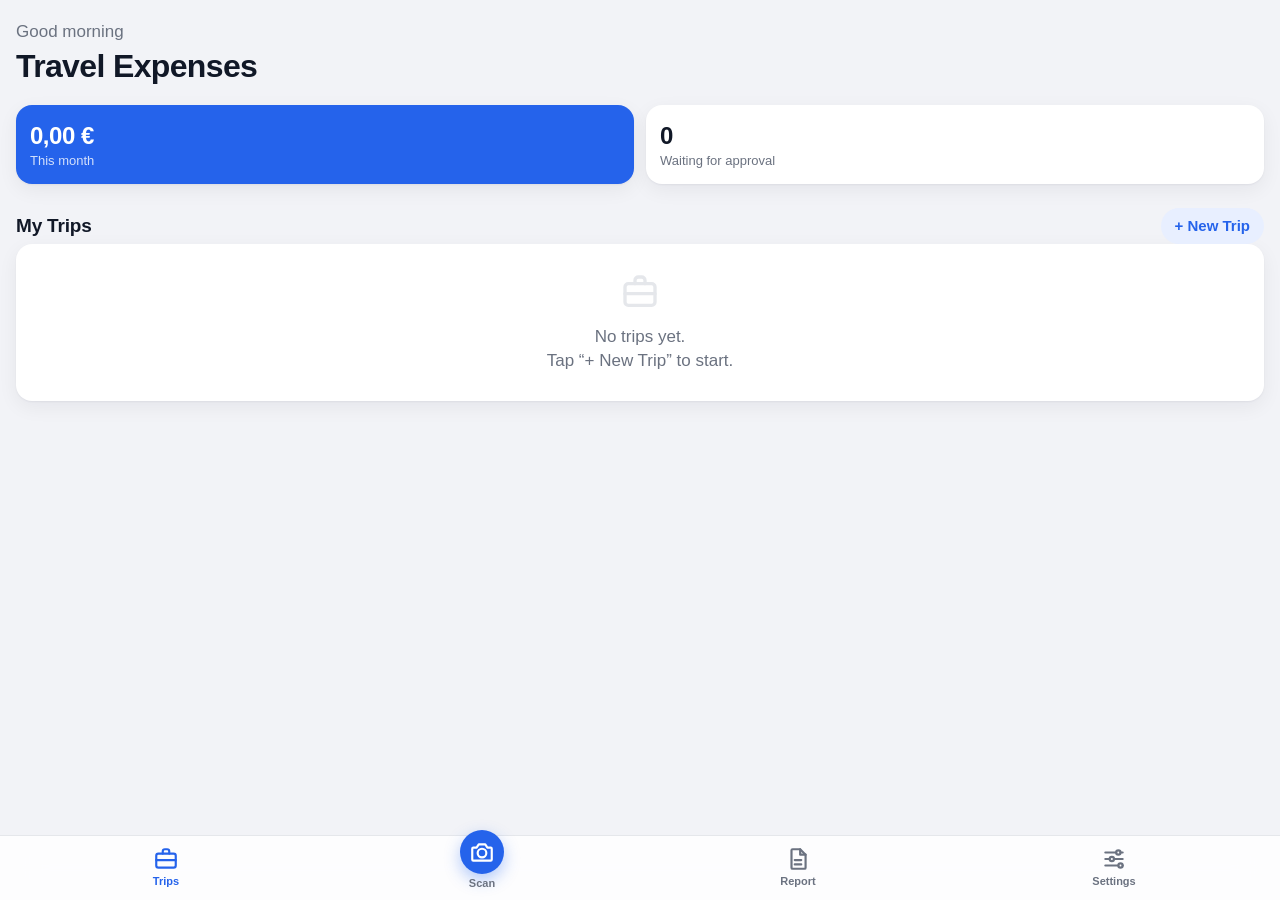
<file: index.html>
<!DOCTYPE html>
<!-- Diese Zeile sagt dem Browser: Das hier ist eine moderne HTML-Seite. -->

<!-- lang="en" sagt dem iPhone, dass die Seite englisch ist. -->
<html lang="en">

  <!-- Der head enthält Infos ÜBER die Seite. Man sieht davon nichts direkt. -->
  <head>
    <!-- Zeichensatz, damit Umlaute wie ä und ö richtig erscheinen. -->
    <meta charset="utf-8">

    <!-- Wichtig fürs Handy: Die Seite soll so breit sein wie der Bildschirm. -->
    <meta name="viewport" content="width=device-width, initial-scale=1, viewport-fit=cover">

    <!-- Sagt dem iPhone: Diese Seite kann hell und dunkel. -->
    <meta name="color-scheme" content="light dark">

    <!-- Der Name, der oben im Browser-Tab steht. -->
    <title>Travel Expenses</title>

    <!-- Hier holen wir das Aussehen aus der Datei style.css dazu. -->
    <link rel="stylesheet" href="style.css">

    <!-- App-Daten fürs Installieren: Name, Icon, Farben (siehe manifest.webmanifest). -->
    <link rel="manifest" href="manifest.webmanifest">
    <!-- Das iPhone nimmt für den Homescreen dieses Icon. -->
    <link rel="apple-touch-icon" href="icons/icon-180.png">
    <!-- Vom Homescreen aus ohne Safari-Leisten öffnen, wie eine echte App. -->
    <meta name="apple-mobile-web-app-capable" content="yes">
    <meta name="mobile-web-app-capable" content="yes">
    <meta name="apple-mobile-web-app-title" content="Expenses">
    <meta name="apple-mobile-web-app-status-bar-style" content="default">
  </head>

  <!-- Der body ist alles, was man auf dem Bildschirm sieht. -->
  <body>

    <!-- header: der Kopf der Seite mit der Überschrift. -->
    <header>
      <!-- Kleine Begrüßung über der Überschrift. start.js setzt den Namen ein. -->
      <p id="gruss" class="untertitel"></p>
      <h1>Travel Expenses</h1>
    </header>

    <!-- main: der Hauptteil der Seite. -->
    <main>

      <!-- Zwei Kacheln mit Kennzahlen. start.js füllt sie. -->
      <div class="kacheln">
        <a href="abrechnung.html" class="kachel kachel-hervor">
          <span id="kachel-offen" class="kachel-zahl">0,00 €</span>
          <span class="kachel-text">This month</span>
        </a>
        <a href="verlauf.html" class="kachel">
          <span id="kachel-warten" class="kachel-zahl">0</span>
          <span class="kachel-text">Waiting for approval</span>
        </a>
      </div>

      <!-- Abschnitt mit der Liste der Reisen. -->
      <section>
        <!-- Überschrift links, Knopf für eine neue Reise rechts daneben. -->
        <div class="abschnitt-kopf">
          <h2>My Trips</h2>
          <a href="reise-bearbeiten.html" class="kopf-link kopf-link-knopf">+ New Trip</a>
        </div>

        <!-- ul ist eine Liste. start.js füllt sie mit den gespeicherten Reisen. -->
        <!-- Die id ist ein Name, über den wir die Liste finden. -->
        <ul id="reiseliste" class="liste">
          <!-- Platzhalter, solange es keine Reise gibt. -->
          <li class="leer-hinweis">
            <span data-symbol="koffer"></span>
            <div>No trips yet.<br>Tap “+ New Trip” to start.</div>
          </li>
        </ul>
      </section>

      <!-- Belege ohne Reise. Unsichtbar, bis start.js welche findet. -->
      <section id="ohne-reise" hidden>
        <h2>Receipts Without Trip</h2>
        <p class="hinweis">Open a receipt to choose a trip. Receipts without a trip (e.g. fuel) can also be added directly in the report.</p>
        <ul id="belege-ohne-reise" class="liste"></ul>
      </section>

    </main>

    <!-- Scan Receipt und Create Report sind jetzt in der Tab-Leiste unten (navigation.js). -->

    <!-- JavaScript kommt ans Ende, damit die Seite schon da ist, wenn es losläuft. -->
    <script src="fehler.js"></script>
    <script src="offline.js"></script>
    <script src="navigation.js"></script>
    <script src="db.js"></script>
    <script src="format.js"></script>
    <script src="tage.js"></script>
    <script src="pauschale.js"></script>
    <script src="laender.js"></script>
    <script src="kategorien.js"></script>
    <script src="summen.js"></script>
    <script src="belegzeile.js"></script>
    <script src="start.js"></script>
  </body>
</html>
</file>
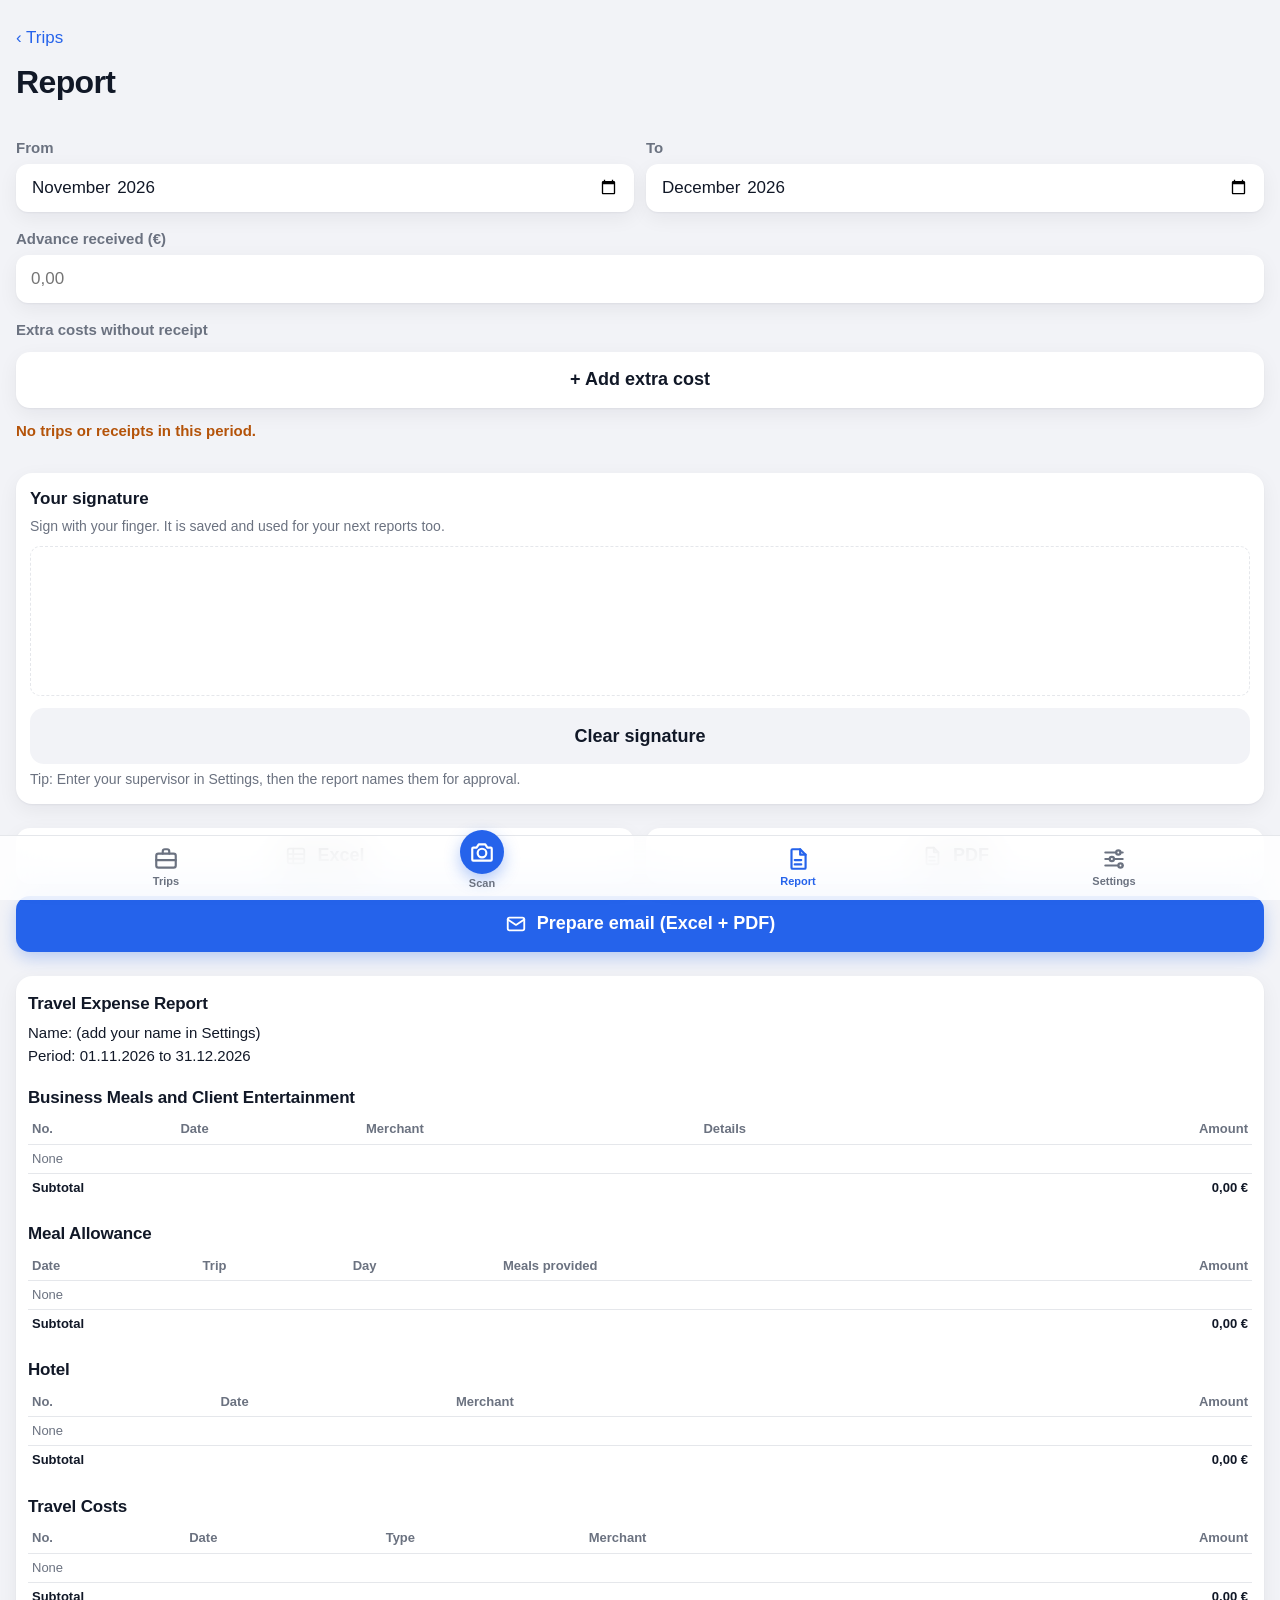
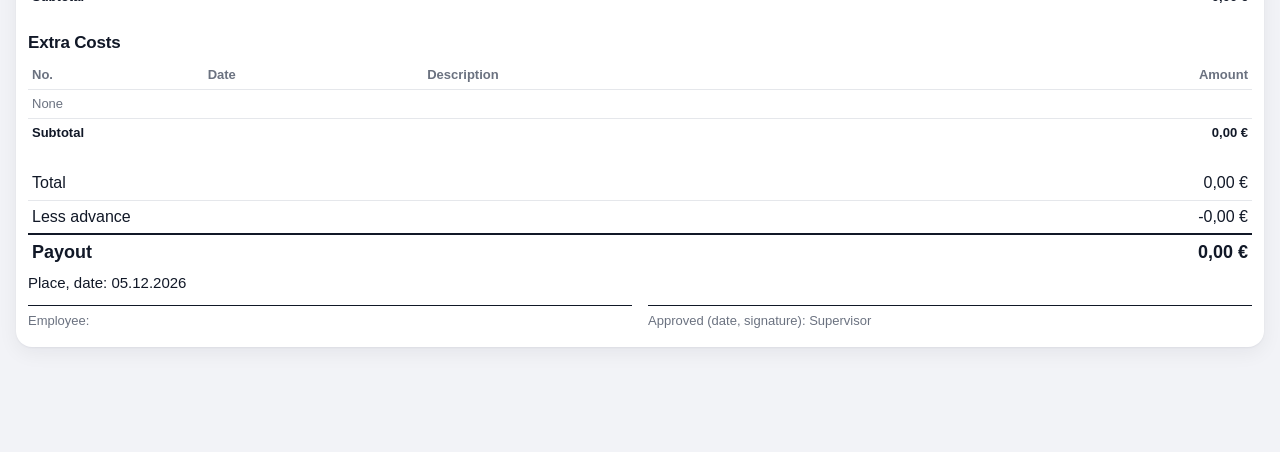
<file: abrechnung.html>
<!DOCTYPE html>
<!-- abrechnung.html: Abrechnung für einen Zeitraum, mit allen Reisen darin. -->
<html lang="en">
  <head>
    <meta charset="utf-8">
    <meta name="viewport" content="width=device-width, initial-scale=1, viewport-fit=cover">
    <meta name="color-scheme" content="light dark">
    <title>Report</title>
    <link rel="stylesheet" href="style.css">
    <link rel="manifest" href="manifest.webmanifest">
    <link rel="apple-touch-icon" href="icons/icon-180.png">
    <meta name="apple-mobile-web-app-capable" content="yes">
    <meta name="mobile-web-app-capable" content="yes">
    <meta name="apple-mobile-web-app-title" content="Expenses">
  </head>

  <body>
    <header>
      <a href="index.html" class="zurueck">‹ Trips</a>
      <h1>Report</h1>
    </header>

    <main>
      <!-- Einstellungen der Abrechnung. Alles wird sofort neu gerechnet. -->
      <form id="formular" class="formular" novalidate>
        <!-- type="month": Das iPhone zeigt eine Auswahl für Monat und Jahr. -->
        <div class="zwei-spalten">
          <div>
            <label for="von">From</label>
            <input id="von" type="month">
          </div>
          <div>
            <label for="bis">To</label>
            <input id="bis" type="month">
          </div>
        </div>

        <label for="vorschuss">Advance received (€)</label>
        <input id="vorschuss" type="text" inputmode="decimal" placeholder="0,00">

        <p class="feld-titel">Extra costs without receipt</p>
        <!-- abrechnung.js baut hier eine Zeile pro Extrakosten (Text + Betrag + Entfernen). -->
        <div id="extra-zeilen"></div>
        <button type="button" id="extra-neu" class="knopf">+ Add extra cost</button>
      </form>

      <!-- Hinweise, z. B. Restaurantbelege ohne Genehmigung. -->
      <div id="hinweise"></div>

      <!-- Belege ohne Reise im Zeitraum, z. B. Tankbelege. Mit Häkchen kommen sie in die Abrechnung. -->
      <section id="ohne-reise-teil" class="gruppe" hidden>
        <p class="gruppe-titel">Receipts without a trip</p>
        <p class="hinweis">These receipts in this period belong to no trip, for example fuel.
          Ticked ones are included in this report.</p>
        <ul id="ohne-reise-liste" class="haken-liste"></ul>
      </section>

      <!-- Deine Unterschrift. Einmal mit dem Finger, die App merkt sie sich (unterschrift.js). -->
      <section class="gruppe">
        <p class="gruppe-titel">Your signature</p>
        <p class="hinweis">Sign with your finger. It is saved and used for your next reports too.</p>
        <canvas id="unterschrift" class="unterschrift-feld"></canvas>
        <button type="button" id="unterschrift-weg" class="knopf">Clear signature</button>
        <p id="chef-hinweis" class="hinweis"></p>
      </section>

      <!-- Export-Knöpfe: Excel und PDF. -->
      <div class="export-knoepfe">
        <button type="button" id="excel" class="knopf"><span data-symbol="tabelle"></span>Excel</button>
        <button type="button" id="pdf" class="knopf"><span data-symbol="dokument"></span>PDF</button>
      </div>
      <!-- Teilen: erst vorbereiten, dann teilen (siehe abrechnung.js). -->
      <button type="button" id="teilen" class="knopf knopf-teilen"><span data-symbol="mail"></span>Prepare email (Excel + PDF)</button>
      <p id="export-status" class="hinweis" role="status"></p>

      <!-- Hier zeichnet abrechnung.js die fertige Abrechnung. -->
      <div id="bericht" class="bericht"></div>

      <!-- Kurzer Hinweis auf die verschickten Abrechnungen. Alles Weitere auf verlauf.html. -->
      <section id="verlauf-teil" class="gruppe" hidden>
        <p class="gruppe-titel">Sent reports</p>
        <p id="verlauf-text" class="hinweis"></p>
        <a href="verlauf.html" class="knopf"><span data-symbol="liste"></span>Show history</a>
      </section>
    </main>

    <script src="fehler.js"></script>
    <script src="offline.js"></script>
    <script src="navigation.js"></script>
    <script src="hilfen.js"></script>
    <script src="db.js"></script>
    <script src="format.js"></script>
    <script src="tage.js"></script>
    <script src="pauschale.js"></script>
    <script src="laender.js"></script>
    <script src="kategorien.js"></script>
    <script src="abrechnung-daten.js"></script>
    <script src="excel.js"></script>
    <script src="pdf.js"></script>
    <script src="unterschrift.js"></script>
    <script src="abrechnung.js"></script>
  </body>
</html>
</file>
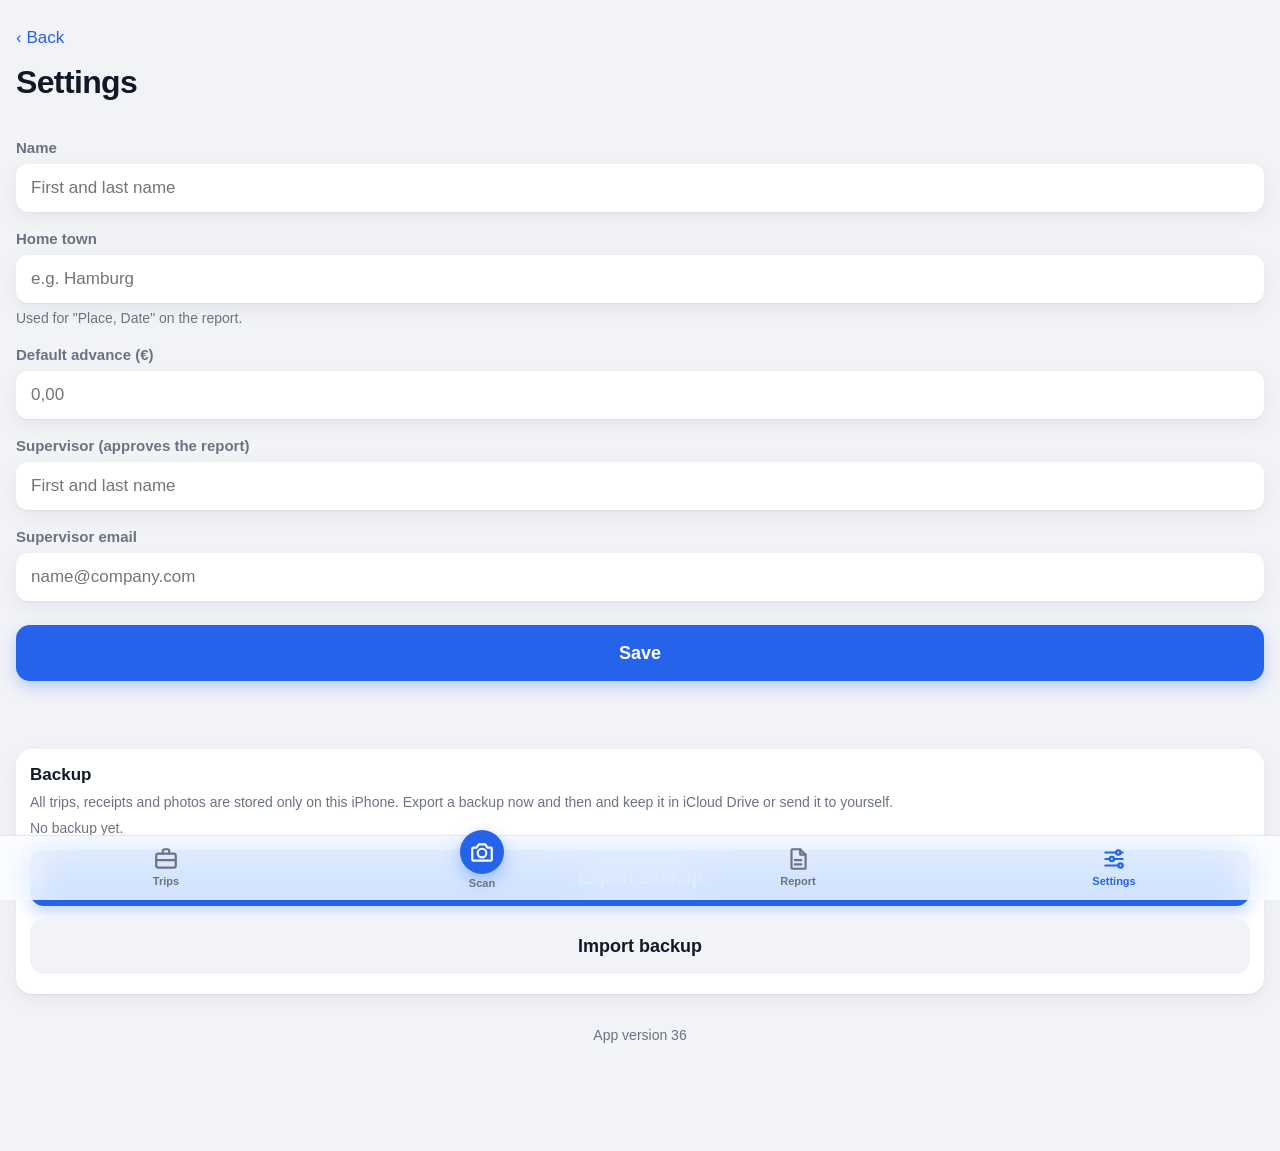
<file: einstellungen.html>
<!DOCTYPE html>
<!-- einstellungen.html: Seite für Name, Wohnort und Standard-Vorschuss. -->
<html lang="en">
  <head>
    <meta charset="utf-8">
    <meta name="viewport" content="width=device-width, initial-scale=1, viewport-fit=cover">
    <meta name="color-scheme" content="light dark">
    <title>Settings</title>
    <link rel="stylesheet" href="style.css">

    <!-- App-Daten fürs Installieren: Name, Icon, Farben (siehe manifest.webmanifest). -->
    <link rel="manifest" href="manifest.webmanifest">
    <!-- Das iPhone nimmt für den Homescreen dieses Icon. -->
    <link rel="apple-touch-icon" href="icons/icon-180.png">
    <!-- Vom Homescreen aus ohne Safari-Leisten öffnen, wie eine echte App. -->
    <meta name="apple-mobile-web-app-capable" content="yes">
    <meta name="mobile-web-app-capable" content="yes">
    <meta name="apple-mobile-web-app-title" content="Expenses">
    <meta name="apple-mobile-web-app-status-bar-style" content="default">
  </head>

  <body>
    <header>
      <!-- a ist ein Link. href sagt, wohin er führt. -->
      <a href="index.html" class="zurueck">‹ Back</a>
      <h1>Settings</h1>
    </header>

    <main>
      <!-- form ist ein Formular. Beim Absenden fängt einstellungen.js es ab. -->
      <!-- novalidate: Wir prüfen selbst (z. B. die E-Mail), damit die Meldungen englisch sind. -->
      <form id="formular" class="formular" novalidate>

        <!-- label ist die Beschriftung. for="name" verbindet sie mit dem Feld id="name".
             Dann kann man auch auf die Beschriftung tippen, um ins Feld zu kommen. -->
        <label for="name">Name</label>
        <input id="name" type="text" autocomplete="name" placeholder="First and last name">

        <label for="wohnort">Home town</label>
        <input id="wohnort" type="text" autocomplete="address-level2" placeholder="e.g. Hamburg">
        <p class="hinweis">Used for "Place, Date" on the report.</p>

        <label for="vorschuss">Default advance (€)</label>
        <!-- inputmode="decimal" zeigt auf dem iPhone die Zahlentastatur mit Komma. -->
        <input id="vorschuss" type="text" inputmode="decimal" placeholder="0,00">

        <!-- Wer die Abrechnung genehmigt und unterschreibt. Steht im PDF beim Unterschriftsfeld. -->
        <label for="chef-name">Supervisor (approves the report)</label>
        <input id="chef-name" type="text" placeholder="First and last name">

        <label for="chef-mail">Supervisor email</label>
        <!-- type="email" zeigt auf dem iPhone die Tastatur mit @ -->
        <input id="chef-mail" type="email" autocomplete="off" placeholder="name@company.com">

        <button type="submit" class="knopf knopf-haupt">Save</button>

        <!-- Hier erscheint "Saved." oder eine Fehlermeldung. -->
        <p id="meldung" class="meldung" role="status"></p>
      </form>

      <!-- Sicherung aller Daten. Die Knöpfe steuert einstellungen.js, die Arbeit macht sicherung.js. -->
      <section class="gruppe">
        <p class="gruppe-titel">Backup</p>
        <p class="hinweis">All trips, receipts and photos are stored only on this iPhone.
          Export a backup now and then and keep it in iCloud Drive or send it to yourself.</p>
        <p id="letzte-sicherung" class="hinweis"></p>
        <button type="button" id="sichern" class="knopf knopf-haupt">Export backup</button>
        <!-- Das echte Datei-Feld ist unsichtbar, das label sieht aus wie ein Knopf. -->
        <label for="sicherung-datei" class="knopf">Import backup</label>
        <input id="sicherung-datei" class="unsichtbar" type="file" accept=".json,application/json">
        <p id="sicherung-status" class="hinweis" role="status"></p>
      </section>

      <!-- Versionsnummer: Bei jedem Update zählen wir hoch. So siehst du auf dem iPhone,
           ob die neue Version schon angekommen ist. -->
      <p class="hinweis version">App version 36</p>
    </main>

    <!-- Die Reihenfolge ist wichtig: einstellungen.js braucht db.js, format.js und sicherung.js. -->
    <script src="fehler.js"></script>
    <script src="offline.js"></script>
    <script src="navigation.js"></script>
    <script src="hilfen.js"></script>
    <script src="db.js"></script>
    <script src="format.js"></script>
    <script src="sicherung.js"></script>
    <script src="einstellungen.js"></script>
  </body>
</html>
</file>
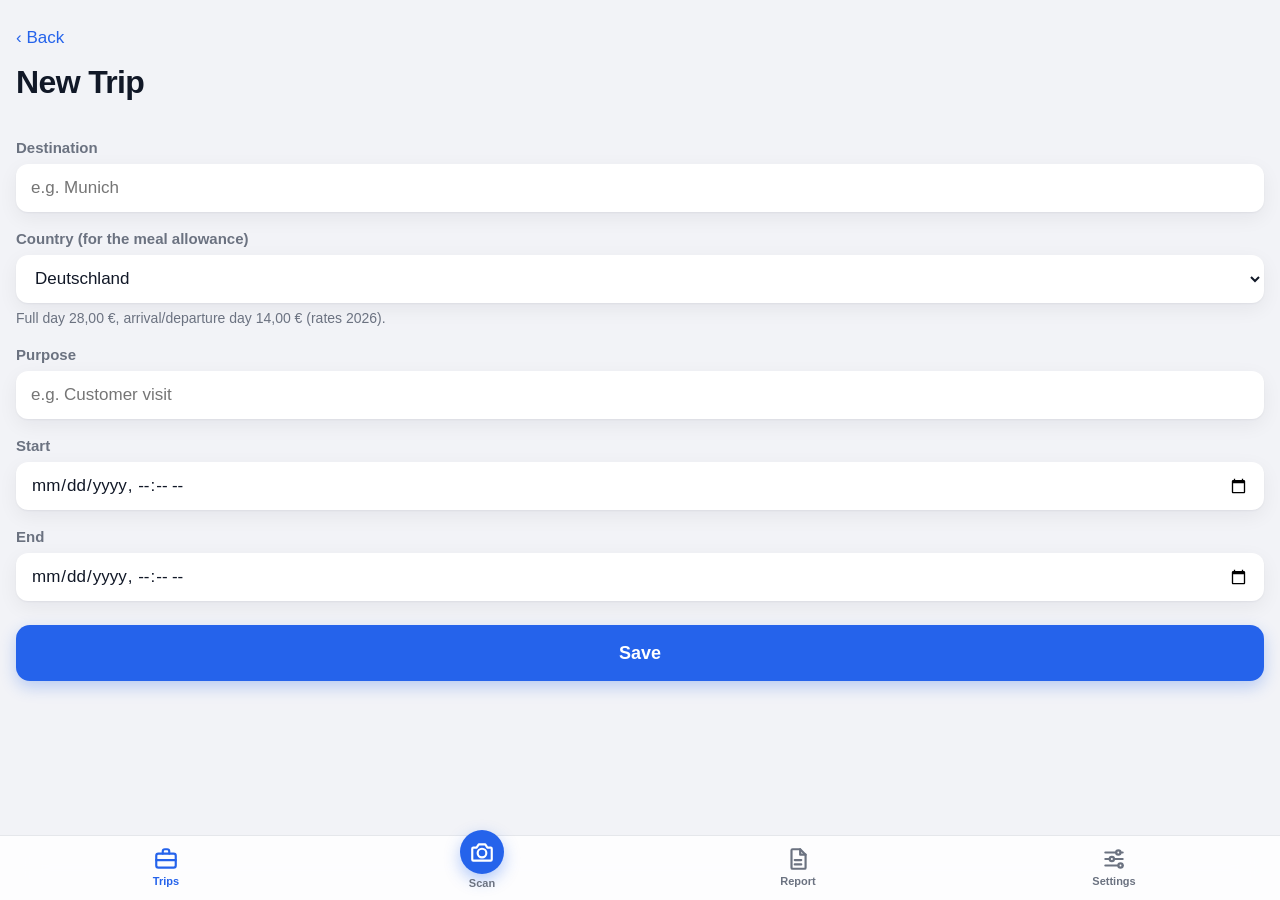
<file: reise-bearbeiten.html>
<!DOCTYPE html>
<!-- reise-bearbeiten.html: Neue Reise anlegen oder eine bestehende ändern.
     Ohne ?id=... in der Adresse ist es eine neue Reise.
     Mit ?id=3 wird Reise Nummer 3 geladen und geändert. -->
<html lang="en">
  <head>
    <meta charset="utf-8">
    <meta name="viewport" content="width=device-width, initial-scale=1, viewport-fit=cover">
    <meta name="color-scheme" content="light dark">
    <title>Trip</title>
    <link rel="stylesheet" href="style.css">
    <link rel="manifest" href="manifest.webmanifest">
    <link rel="apple-touch-icon" href="icons/icon-180.png">
    <meta name="apple-mobile-web-app-capable" content="yes">
    <meta name="mobile-web-app-capable" content="yes">
    <meta name="apple-mobile-web-app-title" content="Expenses">
  </head>

  <body>
    <header>
      <!-- Beim Ändern biegt reise-bearbeiten.js den Link auf die Reise-Seite um. -->
      <a id="zurueck" href="index.html" class="zurueck">‹ Back</a>
      <!-- Die Überschrift ändert reise-bearbeiten.js auf "Edit Trip", wenn wir ändern. -->
      <h1 id="titel">New Trip</h1>
    </header>

    <main>
      <!-- novalidate: Wir prüfen die Felder selbst, damit die Meldungen englisch sind. -->
      <form id="formular" class="formular" novalidate>

        <label for="ziel">Destination</label>
        <input id="ziel" type="text" placeholder="e.g. Munich">

        <!-- Land oder Stadt für die Verpflegungspauschale. Liste aus laender.js. -->
        <label for="land">Country (for the meal allowance)</label>
        <select id="land"></select>
        <p id="land-saetze" class="hinweis"></p>

        <label for="grund">Purpose</label>
        <input id="grund" type="text" placeholder="e.g. Customer visit">

        <!-- datetime-local: Das iPhone zeigt dafür eine Auswahl für Datum und Uhrzeit. -->
        <label for="start">Start</label>
        <input id="start" type="datetime-local">

        <label for="ende">End</label>
        <input id="ende" type="datetime-local">

        <button type="submit" class="knopf knopf-haupt">Save</button>

        <!-- hidden: Der Knopf ist erst mal unsichtbar. Nur beim Ändern zeigen wir ihn. -->
        <button type="button" id="loeschen" class="knopf knopf-gefahr" hidden>Delete Trip</button>

        <p id="meldung" class="meldung fehler" role="status"></p>
      </form>
    </main>

    <script src="fehler.js"></script>
    <script src="offline.js"></script>
    <script src="navigation.js"></script>
    <script src="db.js"></script>
    <script src="format.js"></script>
    <script src="pauschale.js"></script>
    <script src="laender.js"></script>
    <script src="reise-bearbeiten.js"></script>
  </body>
</html>
</file>
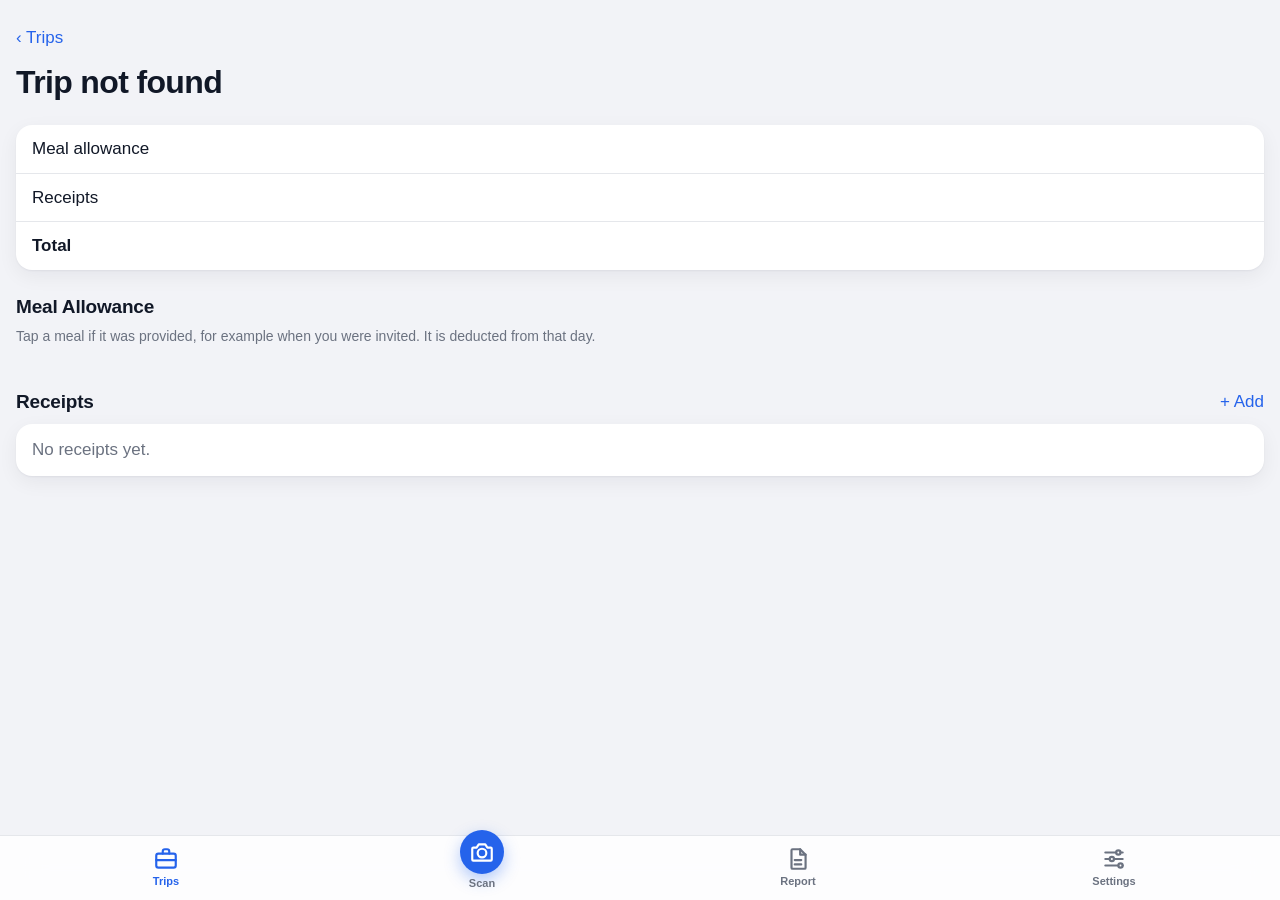
<file: reise.html>
<!DOCTYPE html>
<!-- reise.html: Übersicht einer Reise. Adresse immer mit ?id=..., z. B. reise.html?id=3
     Zeigt Übersicht, Tage mit Verpflegungspauschale und die Belege der Reise. -->
<html lang="en">
  <head>
    <meta charset="utf-8">
    <meta name="viewport" content="width=device-width, initial-scale=1, viewport-fit=cover">
    <meta name="color-scheme" content="light dark">
    <title>Trip</title>
    <link rel="stylesheet" href="style.css">
    <link rel="manifest" href="manifest.webmanifest">
    <link rel="apple-touch-icon" href="icons/icon-180.png">
    <meta name="apple-mobile-web-app-capable" content="yes">
    <meta name="mobile-web-app-capable" content="yes">
    <meta name="apple-mobile-web-app-title" content="Expenses">
  </head>

  <body>
    <header>
      <a id="bearbeiten" href="#" class="kopf-link">Edit</a>
      <a href="index.html" class="zurueck">‹ Trips</a>
      <!-- reise.js schreibt hier das Ziel hinein. -->
      <h1 id="titel">Trip</h1>
      <p id="untertitel" class="untertitel"></p>
    </header>

    <main>
      <!-- Übersicht: was die Reise insgesamt bringt. reise.js trägt die Beträge ein. -->
      <section>
        <ul class="liste">
          <li class="zeile tag-kopf"><span>Meal allowance</span><span id="ue-pauschale"></span></li>
          <li class="zeile tag-kopf"><span>Receipts</span><span id="ue-belege"></span></li>
          <li class="zeile tag-kopf"><span class="titel">Total</span><span id="ue-gesamt" class="titel"></span></li>
        </ul>
      </section>

      <section>
        <!-- Überschrift links, Summe der Pauschale rechts. -->
        <div class="abschnitt-kopf">
          <h2>Meal Allowance</h2>
          <span id="summe-pauschale" class="summe"></span>
        </div>
        <p class="hinweis">Tap a meal if it was provided, for example when you were invited. It is deducted from that day.</p>
        <!-- reise.js füllt diese Liste mit einem Eintrag pro Tag. -->
        <ul id="tage" class="liste"></ul>
      </section>

      <section>
        <div class="abschnitt-kopf">
          <h2>Receipts</h2>
          <!-- reise.js setzt hier ?reise=... ein, damit die Reise schon ausgewählt ist. -->
          <a id="beleg-neu" href="beleg.html" class="kopf-link">+ Add</a>
        </div>
        <ul id="belege" class="liste">
          <li class="leer">No receipts yet.</li>
        </ul>
      </section>
    </main>

    <script src="fehler.js"></script>
    <script src="offline.js"></script>
    <script src="navigation.js"></script>
    <script src="db.js"></script>
    <script src="format.js"></script>
    <script src="tage.js"></script>
    <script src="pauschale.js"></script>
    <script src="laender.js"></script>
    <script src="kategorien.js"></script>
    <script src="summen.js"></script>
    <script src="belegzeile.js"></script>
    <script src="reise.js"></script>
  </body>
</html>
</file>
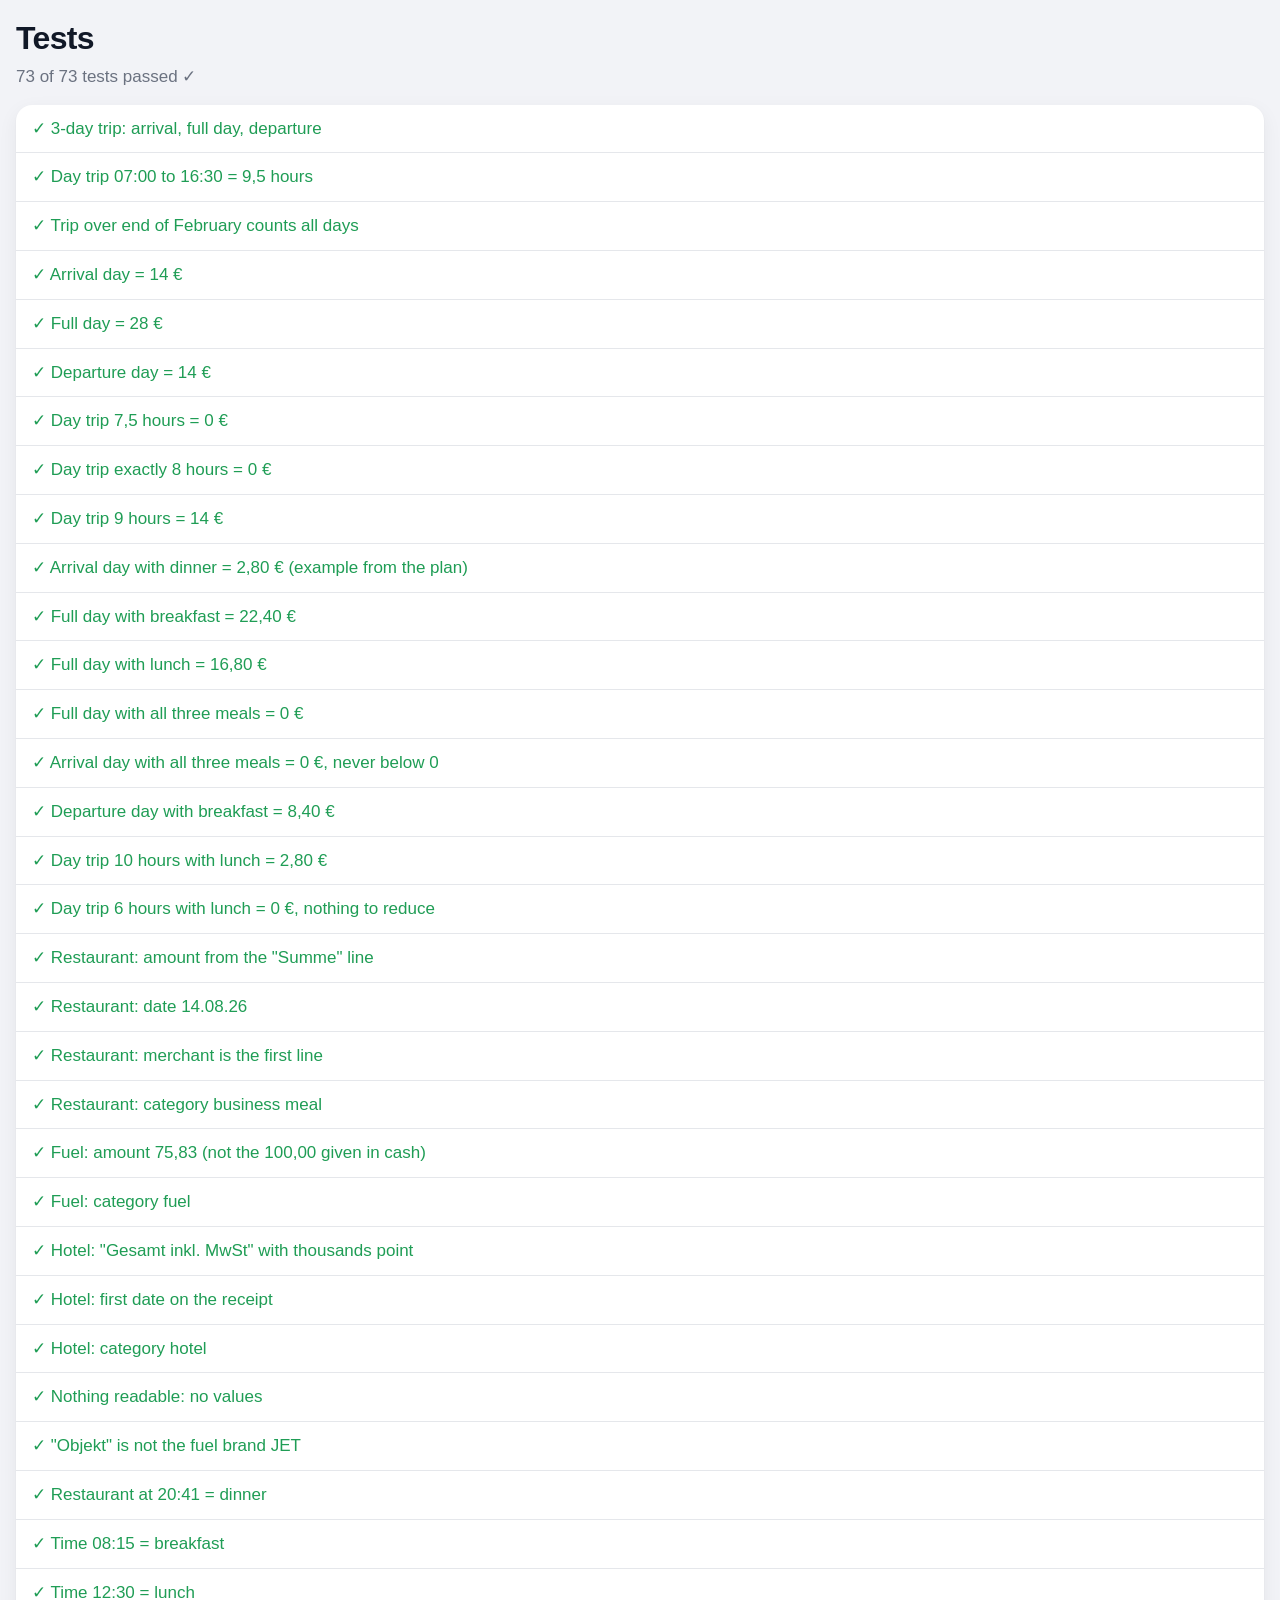
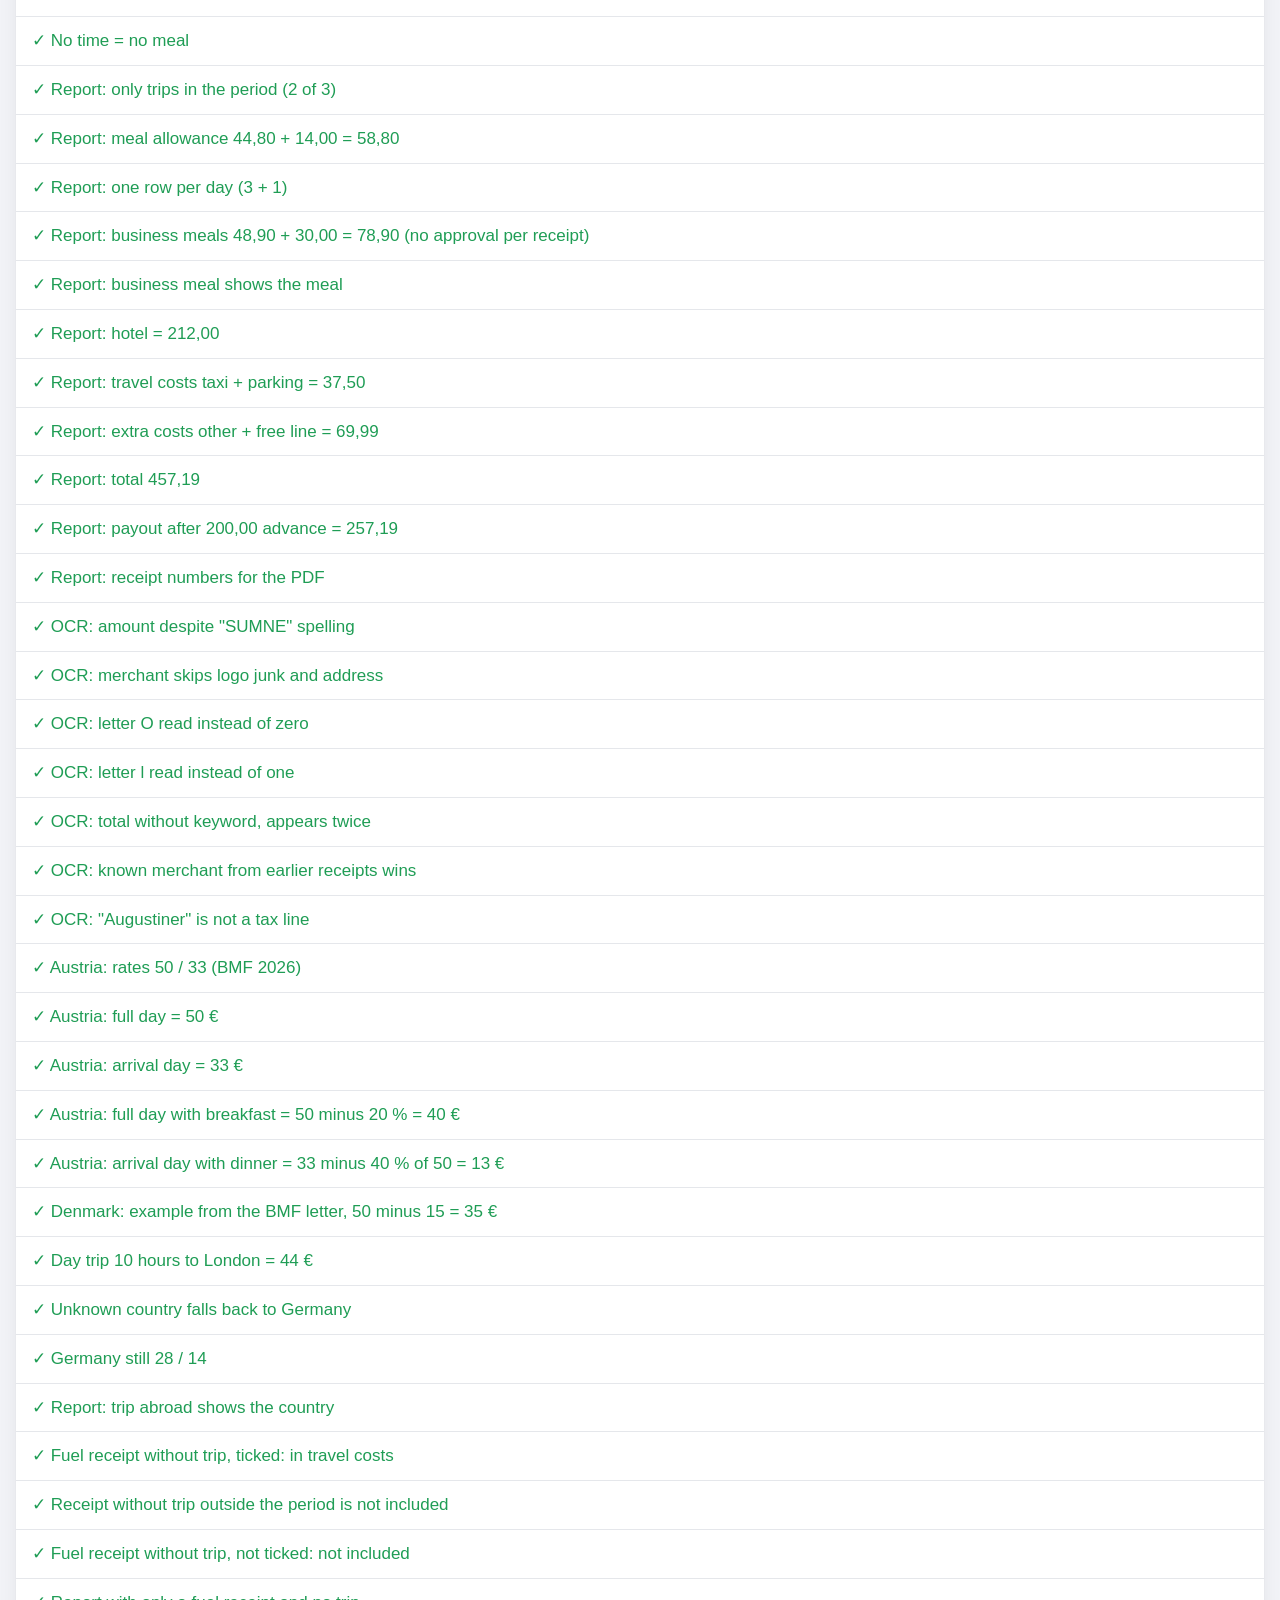
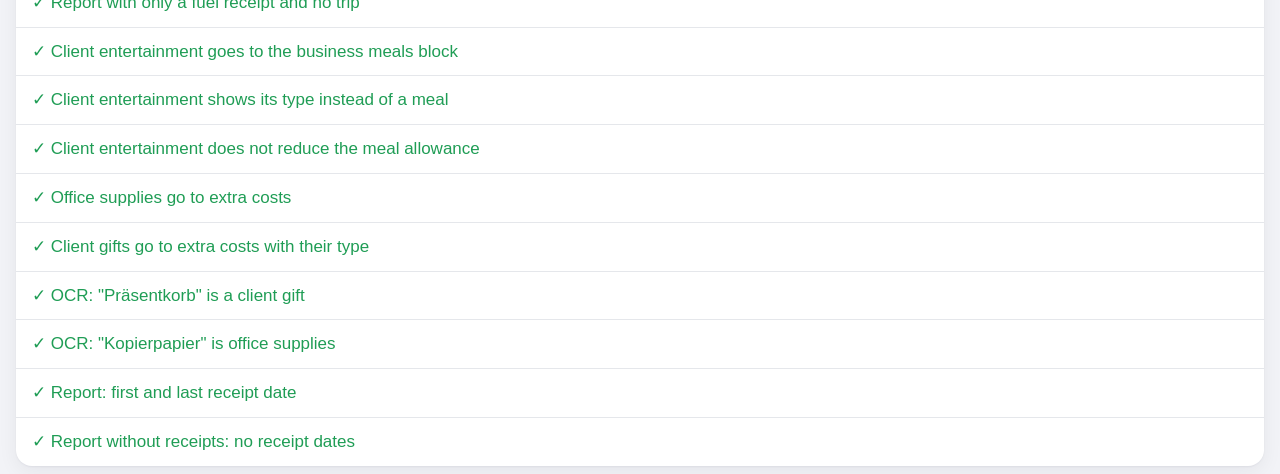
<file: tests.html>
<!DOCTYPE html>
<!-- tests.html: Prüft die Berechnungen automatisch.
     Öffnen: http://localhost:8080/tests.html (oder auf GitHub Pages /tests.html)
     Grün = stimmt, Rot = Fehler. Nach jeder Änderung an tage.js oder pauschale.js
     einmal öffnen und schauen, ob noch alles grün ist. -->
<html lang="en">
  <head>
    <meta charset="utf-8">
    <meta name="viewport" content="width=device-width, initial-scale=1">
    <meta name="color-scheme" content="light dark">
    <title>Tests</title>
    <link rel="stylesheet" href="style.css">
    <style>
      /* Nur für diese Seite: grüne und rote Zeilen. */
      .ok   { color: #1f9d55; }
      .fail { color: #d93025; font-weight: 600; }
    </style>
  </head>

  <body>
    <header>
      <h1>Tests</h1>
      <p id="ergebnis" class="untertitel"></p>
    </header>
    <main>
      <ul id="tests" class="liste"></ul>
    </main>

    <script src="fehler.js"></script>
    <script src="format.js"></script>
    <script src="tage.js"></script>
    <script src="pauschale.js"></script>
    <script src="laender.js"></script>
    <script src="kategorien.js"></script>
    <script src="ocr.js"></script>
    <script src="abrechnung-daten.js"></script>
    <script src="tests.js"></script>
  </body>
</html>
</file>
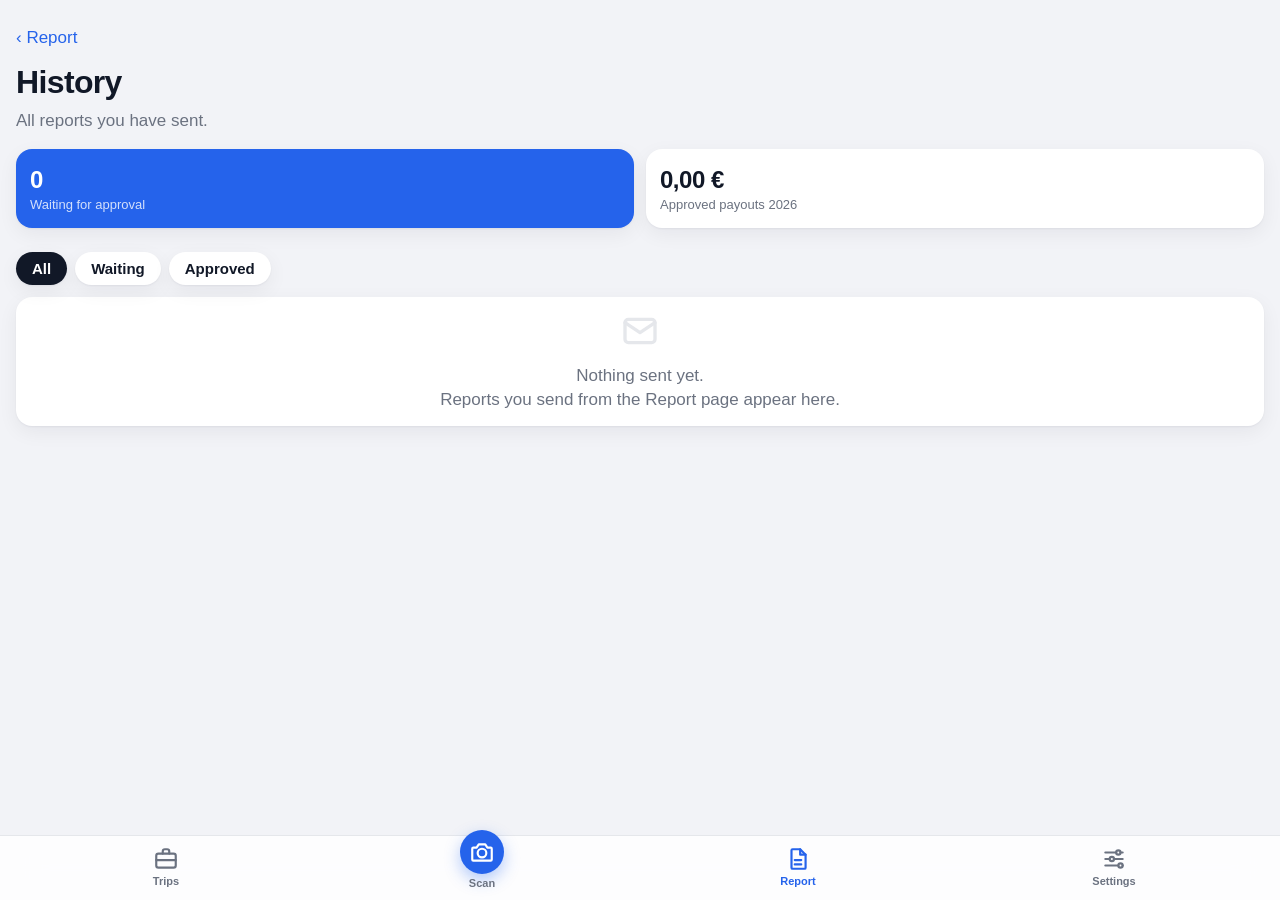
<file: verlauf.html>
<!DOCTYPE html>
<!-- verlauf.html: Übersicht aller verschickten Abrechnungen (History).
     Was wurde wann an wen geschickt, ist es genehmigt, und die Dateien zum Nachsehen. -->
<html lang="en">
  <head>
    <meta charset="utf-8">
    <meta name="viewport" content="width=device-width, initial-scale=1, viewport-fit=cover">
    <meta name="color-scheme" content="light dark">
    <title>History</title>
    <link rel="stylesheet" href="style.css">
    <link rel="manifest" href="manifest.webmanifest">
    <link rel="apple-touch-icon" href="icons/icon-180.png">
    <meta name="apple-mobile-web-app-capable" content="yes">
    <meta name="mobile-web-app-capable" content="yes">
    <meta name="apple-mobile-web-app-title" content="Expenses">
  </head>

  <body>
    <header>
      <a href="abrechnung.html" class="zurueck">‹ Report</a>
      <h1>History</h1>
      <p class="untertitel">All reports you have sent.</p>
    </header>

    <main>
      <!-- Zwei Kacheln mit Kennzahlen, verlauf.js füllt sie -->
      <div class="kacheln">
        <div class="kachel kachel-hervor">
          <span id="kachel-warten" class="kachel-zahl">0</span>
          <span class="kachel-text">Waiting for approval</span>
        </div>
        <div class="kachel">
          <span id="kachel-jahr" class="kachel-zahl">0,00 €</span>
          <span id="kachel-jahr-text" class="kachel-text">Approved payouts this year</span>
        </div>
      </div>

      <!-- Filter: alle, nur wartende, nur genehmigte -->
      <div class="filter" role="group" aria-label="Filter">
        <button type="button" class="filter-knopf" data-filter="alle" aria-pressed="true">All</button>
        <button type="button" class="filter-knopf" data-filter="warten" aria-pressed="false">Waiting</button>
        <button type="button" class="filter-knopf" data-filter="genehmigt" aria-pressed="false">Approved</button>
      </div>

      <!-- Eine Karte pro verschickter Abrechnung -->
      <ul id="verlauf" class="verlauf-liste"></ul>
      <div id="verlauf-leer" class="leer-hinweis karte" hidden>
        <span data-symbol="mail"></span>
        <div>Nothing sent yet.<br>Reports you send from the Report page appear here.</div>
      </div>
    </main>

    <script src="fehler.js"></script>
    <script src="offline.js"></script>
    <script src="navigation.js"></script>
    <script src="hilfen.js"></script>
    <script src="db.js"></script>
    <script src="format.js"></script>
    <script src="verlauf.js"></script>
  </body>
</html>
</file>
<file: style.css>
/* style.css: Hier steht, wie die App aussieht.
   Alles zwischen Schrägstrich-Stern und Stern-Schrägstrich ist ein Kommentar.
   Der Browser ignoriert das. */


/* ---------- 1. Farben ----------
   Wir legen alle Farben einmal an einer Stelle fest.
   Solche Werte heißen "Variablen" und beginnen mit zwei Minuszeichen.
   :root heißt: Diese Werte gelten für die ganze Seite. */

:root {
  --hintergrund: #f2f3f7;   /* hellgrau, die Karten heben sich weiß davon ab */
  --flaeche: #ffffff;       /* Karten, Listen, Felder */
  --text: #111827;          /* fast schwarz */
  --text-leise: #6b7280;    /* grau, für Nebensachen */
  --akzent: #2563eb;        /* Blau für den wichtigsten Knopf */
  --akzent-text: #ffffff;   /* Schrift auf dem blauen Knopf */
  --akzent-weich: #e8efff;  /* ganz helles Blau, z. B. hinter Symbolen */
  --rand: #e5e7eb;          /* feine Linien */
  --gruen: #15803d;         /* gut, z. B. "Approved" */
  --gruen-weich: #dcfce7;
  --orange: #b45309;        /* Achtung, z. B. "waiting" */
  --orange-weich: #fef3c7;
  --rot: #dc2626;           /* Fehler, Löschen */
  --schatten: 0 1px 2px rgba(17, 24, 39, 0.05), 0 6px 20px rgba(17, 24, 39, 0.06);
  --rund: 16px;             /* Rundung der Karten */
}

/* Dunkelmodus: Wenn das iPhone auf "Dunkel" steht, gelten diese Farben.
   Wir ändern nur die Variablen, der Rest der Datei bleibt gleich. */
@media (prefers-color-scheme: dark) {
  :root {
    --hintergrund: #0b0b0f;
    --flaeche: #1c1c22;
    --text: #f3f4f6;
    --text-leise: #9ca3af;
    --akzent: #4f8cff;
    --akzent-text: #ffffff;
    --akzent-weich: rgba(79, 140, 255, 0.16);
    --rand: #2c2c34;
    --gruen: #4ade80;
    --gruen-weich: rgba(74, 222, 128, 0.14);
    --orange: #fbbf24;
    --orange-weich: rgba(251, 191, 36, 0.14);
    --rot: #f87171;
    --schatten: none;   /* im Dunkeln sieht man Schatten kaum, die Fläche reicht */
  }
}


/* ---------- 2. Grundlagen ---------- */

/* Das * bedeutet: alle Elemente.
   box-sizing sorgt dafür, dass Breiten so gerechnet werden, wie man es erwartet. */
* {
  box-sizing: border-box;
}

body {
  margin: 0;
  /* Die Systemschrift vom iPhone. Auf dem PC wird eine ähnliche genommen. */
  font-family: -apple-system, BlinkMacSystemFont, "Segoe UI", sans-serif;
  font-size: 17px;
  line-height: 1.4;
  background: var(--hintergrund);   /* var(...) holt eine Farbe von oben */
  color: var(--text);

  /* Die Seite ist eine Spalte: Kopf, Hauptteil, Knöpfe untereinander.
     min-height: 100dvh heißt: mindestens so hoch wie der Bildschirm. */
  display: flex;
  flex-direction: column;
  min-height: 100dvh;
}


/* ---------- 3. Kopf ---------- */

header {
  /* Abstand innen. env(...) hält Platz für die Kamera-Aussparung oben frei. */
  padding: calc(env(safe-area-inset-top) + 16px) 16px 8px;
}

h1 {
  margin: 0;
  font-size: 34px;
}

h2 {
  margin: 0 0 8px;
  font-size: 20px;
}


/* Links oben im Kopf: "Settings" rechts, "‹ Back" links. */
.kopf-link,
.zurueck {
  display: inline-block;
  min-height: 44px;          /* groß genug für den Daumen */
  line-height: 44px;
  color: var(--akzent);
  text-decoration: none;     /* kein Unterstrich */
  font-size: 17px;
}

.kopf-link {
  float: right;              /* an den rechten Rand schieben */
}


/* ---------- 4. Hauptteil mit der Liste ---------- */

main {
  /* flex: 1 heißt: Der Hauptteil nimmt den ganzen freien Platz.
     So rutschen die Knöpfe ganz nach unten. */
  flex: 1;
  padding: 8px 16px;
}

.liste {
  /* Punkt vor dem Namen heißt: gilt für alles mit class="liste". */
  list-style: none;   /* keine Aufzählungspunkte */
  margin: 0;
  padding: 0;
  background: var(--flaeche);
  border-radius: 12px;   /* runde Ecken */
}

.liste li {
  border-bottom: 1px solid var(--rand);
}

/* Innenabstand: beim Platzhalter direkt, bei Reisen im Link.
   So ist die ganze Zeile antippbar, nicht nur der Text. */
.liste li.leer,
.listen-link {
  padding: 14px 16px;
}

.listen-link {
  display: block;
  position: relative;      /* damit der Pfeil rechts sich daran ausrichtet */
  padding-right: 36px;     /* Platz für den Pfeil */
  color: inherit;
  text-decoration: none;
}

/* ::after hängt ein Zeichen an, ohne dass es im HTML steht: der Pfeil › rechts. */
.listen-link::after {
  content: '›';
  position: absolute;
  right: 16px;
  top: 50%;
  transform: translateY(-50%);   /* genau in die Mitte der Höhe */
  font-size: 24px;
  color: var(--text-leise);
}

/* Zeilen ohne Link (z. B. die Tage einer Reise) bekommen denselben Abstand. */
.liste li.zeile {
  padding: 12px 16px;
}

.liste .titel {
  display: block;
  font-weight: 600;
}

.liste .info {
  display: block;
  font-size: 15px;
  color: var(--text-leise);
}

/* Grauer Text unter der Überschrift einer Reise. pre-line lässt \n als Umbruch gelten. */
.untertitel {
  margin: 4px 0 0;
  color: var(--text-leise);
  white-space: pre-line;
}

/* Summe rechts neben einer Abschnitts-Überschrift. */
.summe {
  font-size: 20px;
  font-weight: 700;
}

/* Datum links, Betrag rechts in einer Zeile. */
.tag-kopf {
  display: flex;
  justify-content: space-between;
}

/* Die drei Mahlzeit-Knöpfe nebeneinander, gleich breit. */
.mahlzeiten {
  display: flex;
  gap: 8px;
  margin-top: 10px;
}

.mahlzeit-knopf {
  flex: 1;                  /* alle drei gleich breit */
  min-height: 44px;
  font-family: inherit;
  font-size: 15px;
  border-radius: 10px;
  border: 1px solid var(--rand);
  background: var(--hintergrund);
  color: var(--text);
  cursor: pointer;
}

/* Knopf ist "an" = Mahlzeit wurde gestellt. Eckige Klammern prüfen ein Attribut. */
.mahlzeit-knopf[aria-pressed="true"] {
  background: var(--akzent);
  border-color: var(--akzent);
  color: var(--akzent-text);
  font-weight: 600;
}

.hinweis + .liste {
  margin-top: 10px;
}

/* Abstand zwischen mehreren Abschnitten auf einer Seite. */
main section + section {
  margin-top: 24px;
}

/* Überschrift und "+ New Trip" in einer Zeile, links und rechts. */
.abschnitt-kopf {
  display: flex;
  justify-content: space-between;
  align-items: center;
}

.abschnitt-kopf h2 {
  margin: 0;
}

.liste li:last-child {
  border-bottom: none;   /* beim letzten Eintrag keine Linie */
}

.leer {
  color: var(--text-leise);
}


/* ---------- 5. Die großen Knöpfe unten ---------- */

footer {
  display: flex;
  flex-direction: column;   /* Knöpfe untereinander */
  gap: 12px;                /* Abstand zwischen den Knöpfen */
  /* Unten Platz für den Balken am iPhone-Rand lassen. */
  padding: 16px 16px calc(env(safe-area-inset-bottom) + 16px);
}

.knopf {
  /* Mindestens 56 Pixel hoch, damit der Daumen gut trifft. */
  min-height: 56px;
  width: 100%;
  font-family: inherit;   /* Knöpfe nehmen sonst eine eigene Schrift */
  font-size: 18px;
  font-weight: 600;
  border-radius: 14px;
  border: 1px solid var(--rand);
  background: var(--flaeche);
  color: var(--text);
  cursor: pointer;   /* auf dem PC: Hand statt Pfeil */
}

/* Links und labels, die wie ein Knopf aussehen sollen: Text in die Mitte, kein Unterstrich. */
a.knopf,
label.knopf {
  display: flex;
  align-items: center;
  justify-content: center;
  text-decoration: none;
}

/* Der wichtigste Knopf ist blau. */
.knopf-haupt {
  background: var(--akzent);
  color: var(--akzent-text);
  border-color: var(--akzent);
}

/* :active heißt: solange der Finger draufdrückt. Kleines Feedback. */
.knopf:active {
  opacity: 0.7;
}


/* ---------- 6. Formulare (z. B. Einstellungen) ---------- */

.formular {
  display: flex;
  flex-direction: column;
}

.formular label {
  font-weight: 600;
  margin: 16px 0 6px;
}

.formular input,
.formular select {
  min-height: 48px;
  padding: 10px 14px;
  /* Unter 16px zoomt das iPhone beim Antippen ins Feld. Deshalb 17px. */
  font-size: 17px;
  font-family: inherit;
  color: var(--text);
  background: var(--flaeche);
  border: 1px solid var(--rand);
  border-radius: 12px;
}

/* Datum-und-Uhrzeit-Felder: Das iPhone zeigt sie sonst zentriert und schmal. */
.formular input[type="datetime-local"] {
  -webkit-appearance: none;
  appearance: none;
  display: block;
  width: 100%;
  text-align: left;
}

.formular input::-webkit-date-and-time-value {
  text-align: left;
}

/* :focus heißt: das Feld, in dem man gerade tippt. */
.formular input:focus {
  outline: 2px solid var(--akzent);
  border-color: var(--akzent);
}

.formular .knopf {
  margin-top: 24px;
}

.formular .knopf-gefahr {
  margin-top: 12px;
}

/* Knopf für Löschen: rote Schrift, damit man nicht aus Versehen drauftippt. */
.knopf-gefahr {
  color: #d93025;
}

/* Foto des Belegs: so breit wie der Platz, nicht höher als der halbe Bildschirm. */
.foto-vorschau {
  display: block;
  width: 100%;
  max-height: 50vh;
  object-fit: contain;
  background: var(--flaeche);
  border-radius: 12px;
  margin-bottom: 12px;
}

/* Die zwei Foto-Knöpfe nebeneinander. */
.foto-knoepfe {
  display: flex;
  gap: 12px;
}

.foto-knoepfe .knopf {
  flex: 1;
  margin-top: 0;
}

/* Für die echten Datei-Felder: unsichtbar, aber noch da, damit das label sie öffnen kann. */
.unsichtbar {
  position: absolute;
  width: 1px;
  height: 1px;
  opacity: 0;
  pointer-events: none;
}

/* hidden soll wirklich unsichtbar machen, auch bei unseren Knöpfen. */
[hidden] {
  display: none !important;
}

.hinweis {
  margin: 6px 0 0;
  font-size: 14px;
  color: var(--text-leise);
}

.meldung {
  min-height: 24px;   /* Platz frei halten, damit nichts springt */
  margin: 12px 0 0;
  text-align: center;
  color: #1f9d55;     /* grün für "Saved." */
}

.meldung.fehler {
  color: #d93025;     /* rot für Fehler */
}

/* Versionsnummer unten in den Einstellungen. */
.version {
  margin-top: 32px;
  text-align: center;
}

/* Roter Fehlerkasten oben (aus fehler.js). Antippen schließt ihn. */
.fehler-kasten {
  position: sticky;
  top: 0;
  z-index: 10;
  padding: calc(env(safe-area-inset-top) + 10px) 16px 10px;
  background: #d93025;
  color: #ffffff;
  font-size: 15px;
}

/* Statuszeile der Texterkennung: gut sichtbar in einem Kasten. */
.ocr-status:not(:empty) {
  margin-top: 12px;
  padding: 10px 14px;
  border-radius: 10px;
  background: var(--flaeche);
  border: 1px solid var(--akzent);
  color: var(--text);
  font-size: 15px;
}

/* Eingerahmter Bereich im Formular, z. B. für Restaurantbelege. */
.gruppe {
  display: flex;            /* Felder untereinander, wie im restlichen Formular */
  flex-direction: column;
  margin-top: 20px;
  padding: 4px 14px 14px;
  border: 1px solid var(--rand);
  border-radius: 12px;
  background: var(--flaeche);
}

.gruppe-titel {
  margin: 10px 0 0;
  font-weight: 700;
}

/* Überschrift über Knöpfen, sieht aus wie ein label. */
.feld-titel {
  font-weight: 600;
  margin: 16px 0 0;
}

/* Orange Warnung, z. B. "Not approved". */
.warnung {
  display: block;
  margin: 8px 0 0;
  font-size: 15px;
  font-weight: 600;
  color: #c25e00;
}

.warnung:empty {
  display: none;
}


/* ---------- 7. Abrechnung ---------- */

/* Zwei Felder nebeneinander (Von / Bis). */
.zwei-spalten {
  display: flex;
  gap: 12px;
}

.zwei-spalten > div {
  flex: 1;
  display: flex;
  flex-direction: column;
}

/* Eine Zeile Extrakosten: Text breit, Betrag schmal, × zum Entfernen. */
.extra-reihe {
  display: flex;
  gap: 8px;
  margin-top: 8px;
}

.extra-reihe input:first-child {
  flex: 2;
  min-width: 0;   /* sonst wird das Feld auf dem iPhone zu breit */
}

.extra-reihe input:nth-child(2) {
  flex: 1;
  min-width: 0;
}

.extra-weg {
  width: 48px;
  font-size: 24px;
  border: 1px solid var(--rand);
  border-radius: 12px;
  background: var(--flaeche);
  color: var(--text-leise);
}

#extra-neu {
  margin-top: 12px;
}

/* Die fertige Abrechnung: weiße Fläche wie ein Blatt Papier. */
.bericht {
  margin-top: 24px;
  padding: 16px 12px;
  background: var(--flaeche);
  border-radius: 12px;
}

.bericht-block + .bericht-block {
  margin-top: 20px;
}

.bericht-block h2 {
  font-size: 17px;
  margin-bottom: 6px;
}

.bericht-zeile {
  margin: 2px 0;
  font-size: 15px;
}

.bericht-tabelle {
  width: 100%;
  border-collapse: collapse;   /* Linien zwischen Zellen zusammenlegen */
  font-size: 13px;
}

.bericht-tabelle th,
.bericht-tabelle td {
  padding: 5px 4px;
  text-align: left;
  vertical-align: top;
  border-bottom: 1px solid var(--rand);
}

.bericht-tabelle th {
  color: var(--text-leise);
  font-weight: 600;
}

/* Beträge rechtsbündig und ohne Umbruch, damit "1.234,56 €" zusammenbleibt. */
.bericht-tabelle .zahl {
  text-align: right;
  white-space: nowrap;
}

.bericht-tabelle .leer {
  color: var(--text-leise);
}

.zwischensumme td {
  font-weight: 700;
  border-bottom: none;
}

.summen-tabelle {
  font-size: 16px;
}

.endsumme td {
  font-weight: 800;
  font-size: 18px;
  border-top: 2px solid var(--text);
  border-bottom: none;
}

/* Linie zum Unterschreiben. */
.unterschrift {
  margin-top: 48px;
  padding-top: 6px;
  border-top: 1px solid var(--text);
  width: 70%;
  font-size: 13px;
  color: var(--text-leise);
}

#hinweise .warnung {
  margin-top: 12px;
}

/* Export-Knöpfe nebeneinander, gleich breit. */
.export-knoepfe {
  display: flex;
  gap: 12px;
  margin-top: 24px;
}

.export-knoepfe .knopf {
  flex: 1;
}

/* Großer Teilen-Knopf unter Excel und PDF. */
.knopf-teilen {
  margin-top: 12px;
  background: var(--akzent);
  color: var(--akzent-text);
  border-color: var(--akzent);
}

/* Aufklappbarer Text der Texterkennung. */
.ocr-text-box {
  margin-top: 8px;
  font-size: 14px;
  color: var(--text-leise);
}

.ocr-text-box pre {
  white-space: pre-wrap;    /* lange Zeilen umbrechen statt seitlich scrollen */
  font-size: 12px;
  background: var(--flaeche);
  padding: 10px;
  border-radius: 8px;
  color: var(--text);
}

/* Abstand zwischen Formular und Backup-Kasten, Knöpfe im Kasten. */
main > .gruppe {
  margin-top: 32px;
}

.gruppe .knopf {
  margin-top: 12px;
}

/* Unterschriftsfeld: weiße Fläche, Finger soll die Seite dabei nicht scrollen. */
.unterschrift-feld {
  display: block;
  width: 100%;
  height: 150px;
  margin-top: 10px;
  background: #ffffff;
  border: 1px dashed var(--rand);
  border-radius: 10px;
  touch-action: none;   /* wichtig: sonst scrollt das iPhone beim Unterschreiben */
}

/* Zwei Unterschriften nebeneinander in der Abrechnung. */
.unterschriften {
  display: flex;
  gap: 16px;
  margin-top: 12px;
  align-items: flex-end;
}

.unterschrift-block {
  flex: 1;
}

.unterschrift-block .unterschrift {
  width: 100%;
  margin-top: 0;
}

.unterschrift-bild {
  display: block;
  width: 100%;
  max-height: 60px;
  object-fit: contain;
  object-position: left bottom;
  background: #ffffff;   /* dunkle Tinte bleibt im Dunkelmodus sichtbar */
}

/* Status der verschickten Abrechnungen */
.status-ok {
  color: #1f9d55 !important;
  font-weight: 600;
}

.knopf-status {
  min-height: 40px;
  font-size: 15px;
  margin-top: 8px;
}

.abstand-oben {
  margin-top: 24px;
}

/* Felder in zwei Spalten dürfen schmaler werden als ihr Inhalt (sonst ragen sie über den Rand). */
.zwei-spalten > div,
.zwei-spalten input {
  min-width: 0;
  width: 100%;
}


/* ======================================================================
   8. Modernes Aussehen (Version 27)
   Diese Regeln stehen absichtlich am Ende: Bei gleicher Wichtigkeit gewinnt
   im CSS die Regel, die weiter unten steht. So überschreiben sie das Alte.
   ====================================================================== */

body {
  font-family: -apple-system, BlinkMacSystemFont, "SF Pro Text", "Segoe UI", Roboto, sans-serif;
  -webkit-font-smoothing: antialiased;     /* Schrift auf dem iPhone feiner */
}

h1 {
  font-size: 32px;
  font-weight: 800;
  letter-spacing: -0.02em;   /* große Überschriften etwas enger, wirkt moderner */
}

h2 {
  font-size: 19px;
  font-weight: 700;
  letter-spacing: -0.01em;
}

/* Karten: weiße Fläche, große Rundung, leichter Schatten */
.liste,
.bericht,
.gruppe {
  border: none;
  border-radius: var(--rund);
  box-shadow: var(--schatten);
}

.liste {
  overflow: hidden;   /* damit nichts über die runden Ecken hinausragt */
}

/* Antippen einer Zeile: kurz grau hinterlegt, wie in iPhone-Apps */
.listen-link:active {
  background: var(--hintergrund);
}

.listen-link::after {
  color: var(--rand);
  font-size: 28px;
}

/* Knöpfe: etwas runder, mit leichtem Schatten, kurzes "Eindrücken" beim Antippen */
.knopf {
  border-radius: 14px;
  border: none;
  box-shadow: var(--schatten);
  transition: transform 0.1s ease, opacity 0.1s ease;
  gap: 10px;   /* Abstand zwischen Symbol und Text */
}

.knopf:active {
  transform: scale(0.97);
  opacity: 0.85;
}

.knopf-haupt,
.knopf-teilen {
  box-shadow: 0 6px 16px rgba(37, 99, 235, 0.28);
}

.knopf-gefahr {
  color: var(--rot);
}

/* Symbole (kleine Bilder aus Linien) in Knöpfen und in der Tab-Leiste */
.symbol {
  width: 22px;
  height: 22px;
  flex-shrink: 0;
}

/* Eingabefelder: keine Rahmenlinie mehr, dafür Karte mit Schatten */
.formular input,
.formular select,
.formular textarea,
.extra-reihe input {
  border: 1px solid transparent;
  box-shadow: var(--schatten);
  border-radius: 12px;
  background: var(--flaeche);
}

.formular input:focus,
.formular select:focus,
.extra-reihe input:focus {
  outline: none;
  border-color: var(--akzent);
  box-shadow: 0 0 0 4px var(--akzent-weich);
}

.formular label,
.feld-titel {
  font-size: 15px;
  color: var(--text-leise);
  font-weight: 600;
}

/* Mahlzeit-Knöpfe: weicher, angetippt kräftig blau */
.mahlzeit-knopf {
  border: none;
  background: var(--hintergrund);
  font-weight: 500;
}

.mahlzeit-knopf[aria-pressed="true"] {
  box-shadow: 0 4px 10px rgba(37, 99, 235, 0.25);
}

/* Warnungen und Erfolgsfarben aus den Variablen */
.warnung { color: var(--orange); }
.meldung { color: var(--gruen); }
.meldung.fehler { color: var(--rot); }
.status-ok { color: var(--gruen) !important; }
.fehler-kasten { background: var(--rot); }

/* Kleine runde Abzeichen, z. B. "Approved" oder "Waiting" */
.abzeichen {
  display: inline-block;
  margin-top: 6px;
  padding: 3px 10px;
  border-radius: 999px;   /* sehr groß = ganz rund */
  font-size: 13px;
  font-weight: 600;
}

.abzeichen-ok {
  color: var(--gruen);
  background: var(--gruen-weich);
}

.abzeichen-warten {
  color: var(--orange);
  background: var(--orange-weich);
}

/* Meldung "Saved." als kleine Blase */
.meldung:not(:empty) {
  align-self: center;
  padding: 6px 14px;
  border-radius: 999px;
  background: var(--gruen-weich);
  font-weight: 600;
}

.meldung.fehler:not(:empty) {
  background: rgba(220, 38, 38, 0.1);
}


/* ---------- Tab-Leiste unten (navigation.js) ---------- */

.tab-leiste {
  position: fixed;          /* bleibt unten stehen, auch beim Scrollen */
  left: 0;
  right: 0;
  bottom: 0;
  z-index: 20;
  display: flex;
  padding: 6px 8px calc(env(safe-area-inset-bottom) + 6px);
  /* halb durchsichtig mit Unschärfe dahinter, wie die Leisten in iPhone-Apps */
  background: color-mix(in srgb, var(--flaeche) 82%, transparent);
  -webkit-backdrop-filter: saturate(180%) blur(20px);
  backdrop-filter: saturate(180%) blur(20px);
  border-top: 1px solid var(--rand);
}

.tab {
  flex: 1;                  /* alle vier gleich breit */
  display: flex;
  flex-direction: column;
  align-items: center;
  gap: 2px;
  min-height: 52px;
  padding-top: 4px;
  font-size: 11px;
  font-weight: 600;
  color: var(--text-leise);
  text-decoration: none;
}

.tab .symbol {
  width: 26px;
  height: 26px;
}

/* Die Seite, auf der man gerade ist */
.tab[aria-current="page"] {
  color: var(--akzent);
}

/* Der mittlere Scan-Knopf ist hervorgehoben: blauer Kreis */
.tab-scan .symbol-kreis {
  display: flex;
  align-items: center;
  justify-content: center;
  width: 44px;
  height: 44px;
  margin-top: -16px;        /* ragt etwas über die Leiste hinaus */
  border-radius: 50%;
  background: var(--akzent);
  color: var(--akzent-text);
  box-shadow: 0 6px 16px rgba(37, 99, 235, 0.35);
}


/* ---------- Startseite ---------- */

/* Zwei Kacheln nebeneinander mit Kennzahlen */
.kacheln {
  display: grid;
  grid-template-columns: 1fr 1fr;
  gap: 12px;
  margin-bottom: 24px;
}

.kachel {
  padding: 14px;
  border-radius: var(--rund);
  background: var(--flaeche);
  box-shadow: var(--schatten);
  color: inherit;
  text-decoration: none;
}

.kachel-zahl {
  display: block;
  font-size: 24px;
  font-weight: 800;
  letter-spacing: -0.02em;
}

.kachel-text {
  display: block;
  font-size: 13px;
  color: var(--text-leise);
}

.kachel-hervor {
  background: var(--akzent);
  color: var(--akzent-text);
}

.kachel-hervor .kachel-text {
  color: rgba(255, 255, 255, 0.8);
}

/* Reise-Zeile mit Datums-Kästchen links */
.reise-zeile {
  display: flex;
  align-items: center;
  gap: 14px;
}

.datum-kaestchen {
  flex-shrink: 0;
  width: 48px;
  padding: 6px 0;
  border-radius: 12px;
  background: var(--akzent-weich);
  color: var(--akzent);
  text-align: center;
  line-height: 1.1;
}

.datum-kaestchen b {
  display: block;
  font-size: 20px;
}

.datum-kaestchen span {
  font-size: 12px;
  font-weight: 600;
  text-transform: uppercase;
}

.reise-text {
  flex: 1;
  min-width: 0;   /* damit lange Texte gekürzt werden statt die Zeile zu sprengen */
}

.reise-text .info {
  white-space: nowrap;
  overflow: hidden;
  text-overflow: ellipsis;   /* zu lang: "..." am Ende */
}

/* Leere Liste: freundlicher Hinweis mit Symbol */
.leer-hinweis {
  padding: 28px 16px;
  text-align: center;
  color: var(--text-leise);
}

.leer-hinweis .symbol {
  width: 40px;
  height: 40px;
  margin-bottom: 6px;
  color: var(--rand);
}

/* "+ New Trip" als kleiner Knopf mit Hintergrund */
.kopf-link-knopf {
  padding: 0 14px;
  border-radius: 999px;
  background: var(--akzent-weich);
  font-weight: 600;
  font-size: 15px;
  line-height: 36px;
  min-height: 36px;
}

/* Labels, die wie Knöpfe aussehen (Take Photo, Photo or PDF), nicht wie Feldbeschriftungen färben */
.formular label.knopf {
  margin: 0;
  font-size: 17px;
  color: var(--text);
}

.formular label.knopf-haupt {
  color: var(--akzent-text);
}

/* Auch echte Knöpfe (button) legen Symbol und Text mit Abstand nebeneinander */
button.knopf {
  display: flex;
  align-items: center;
  justify-content: center;
}

/* Knöpfe in einem Kasten: andere Fläche als der Kasten selbst, sonst verschwimmen sie (vor allem dunkel) */
.gruppe .knopf:not(.knopf-haupt) {
  background: var(--hintergrund);
  box-shadow: none;
}

/* Liste mit Häkchen (Belege ohne Reise auf der Abrechnungs-Seite) */
.haken-liste {
  list-style: none;
  margin: 10px 0 0;
  padding: 0;
}

.haken-zeile {
  display: flex;
  align-items: center;
  gap: 12px;
  padding: 10px 0;
  border-top: 1px solid var(--rand);
  cursor: pointer;
}

.haken-zeile input {
  width: 22px;
  height: 22px;
  flex-shrink: 0;
  accent-color: var(--akzent);   /* Häkchen in unserem Blau */
}

.haken-text {
  flex: 1;
  min-width: 0;
}

.haken-text .titel,
.haken-text .info {
  display: block;
}

.haken-text .info {
  font-size: 14px;
  color: var(--text-leise);
}

.haken-zeile > .titel {
  font-weight: 600;
  white-space: nowrap;
}

/* Platz unten: Den macht jetzt ein echter Platzhalter am Seitenende (navigation.js, .leiste-platz).
   Ein Rand (padding) am body hat auf dem iPhone nicht zuverlässig gereicht. */
body {
  padding-bottom: 0;
}

.leiste-platz {
  flex-shrink: 0;   /* im body (flex) nie zusammendrücken */
  height: 140px;    /* Startwert, navigation.js misst und setzt die echte Höhe */
}

/* Solange getippt wird (Tastatur offen), Tab-Leiste ausblenden.
   Sonst schiebt das iPhone sie über die Tastatur und sie verdeckt die Knöpfe. */
body.tippt .tab-leiste {
  display: none;
}


/* ---------- Zuschneiden (zuschnitt.js) ---------- */

/* Knopf "Crop photo" unter dem Foto: etwas kleiner als die großen Knöpfe */
.knopf-klein-breit {
  min-height: 44px;
  margin-bottom: 12px;
  font-size: 16px;
}

/* Vollbild über allem, schwarz wie in der Fotos-App */
.zuschnitt {
  position: fixed;
  inset: 0;                 /* oben, rechts, unten, links = 0: ganzer Bildschirm */
  z-index: 50;
  display: flex;
  flex-direction: column;
  background: #000000;
  padding: calc(env(safe-area-inset-top) + 16px) 16px calc(env(safe-area-inset-bottom) + 16px);
}

/* Solange der Zuschnitt offen ist: Seite darunter nicht scrollen, Tab-Leiste weg */
body.zuschnitt-offen {
  overflow: hidden;
}

body.zuschnitt-offen .tab-leiste {
  display: none;
}

.zuschnitt-flaeche {
  position: relative;       /* der Rahmen richtet sich daran aus */
  overflow: hidden;         /* der dunkle Schleier bleibt in dieser Fläche, Knöpfe bleiben hell */
  padding: 22px;            /* Platz, damit die Ecken am Bildrand ganz zu sehen sind */
  flex: 1;
  display: flex;
  align-items: center;
  justify-content: center;
  min-height: 0;
}

.zuschnitt-flaeche img {
  display: block;
  max-width: 100%;
  max-height: 100%;
  user-select: none;
  -webkit-user-select: none;
  pointer-events: none;     /* Finger soll den Rahmen greifen, nicht das Bild */
}

/* Der Rahmen: weiße Linie, alles außerhalb abgedunkelt.
   Der Trick: ein riesiger Schatten nach außen, der den Rest des Bildschirms bedeckt. */
.zuschnitt-rahmen {
  position: absolute;
  border: 2px solid #ffffff;
  box-shadow: 0 0 0 9999px rgba(0, 0, 0, 0.55);
  touch-action: none;       /* sonst scrollt oder zoomt das iPhone beim Ziehen */
  cursor: move;
}

/* Die vier Ecken zum Ziehen: weiße Punkte, mit großer Fläche für den Daumen */
.zuschnitt-ecke {
  position: absolute;
  width: 44px;
  height: 44px;
  touch-action: none;
}

.zuschnitt-ecke::after {
  content: '';
  position: absolute;
  left: 50%;
  top: 50%;
  width: 20px;
  height: 20px;
  margin: -10px 0 0 -10px;
  border-radius: 50%;
  background: #ffffff;
  box-shadow: 0 1px 4px rgba(0, 0, 0, 0.5);
}

.zuschnitt-ecke-ol { left: -22px; top: -22px; cursor: nwse-resize; }
.zuschnitt-ecke-or { right: -22px; top: -22px; cursor: nesw-resize; }
.zuschnitt-ecke-ul { left: -22px; bottom: -22px; cursor: nesw-resize; }
.zuschnitt-ecke-ur { right: -22px; bottom: -22px; cursor: nwse-resize; }

.zuschnitt-knoepfe {
  display: flex;
  gap: 12px;
  margin-top: 16px;
}

.zuschnitt-knoepfe .knopf {
  flex: 1;
}


/* ---------- History (verlauf.html) ---------- */

/* Eine freistehende Karte (nicht in einer Liste) */
.karte {
  padding: 14px 16px;
  border-radius: var(--rund);
  background: var(--flaeche);
  box-shadow: var(--schatten);
}

.verlauf-liste {
  list-style: none;
  margin: 12px 0 0;
  padding: 0;
  display: flex;
  flex-direction: column;
  gap: 12px;
}

.verlauf-karte .titel {
  font-weight: 700;
}

.verlauf-karte .info {
  display: block;
  margin-top: 4px;
  font-size: 15px;
  color: var(--text-leise);
}

/* Knöpfe unten in der Karte: nebeneinander, der Papierkorb schmal */
.verlauf-knoepfe {
  display: flex;
  gap: 8px;
  margin-top: 12px;
}

.verlauf-knoepfe .knopf {
  flex: 1;
  margin: 0;
  min-height: 42px;
  font-size: 15px;
  background: var(--hintergrund);
  box-shadow: none;
  gap: 6px;
}

.verlauf-knoepfe .knopf .symbol {
  width: 18px;
  height: 18px;
}

.verlauf-knoepfe .knopf-gefahr {
  flex: 0 0 48px;
}

/* Filter oben: kleine runde Knöpfe in einer Reihe */
.filter {
  display: flex;
  gap: 8px;
}

.filter-knopf {
  padding: 8px 16px;
  border: none;
  border-radius: 999px;
  background: var(--flaeche);
  box-shadow: var(--schatten);
  color: var(--text);
  font-family: inherit;
  font-size: 15px;
  font-weight: 600;
  cursor: pointer;
}

.filter-knopf[aria-pressed="true"] {
  background: var(--text);
  color: var(--flaeche);
}

/* Link-Knopf "Show history" im Kasten auf der Report-Seite */
.gruppe a.knopf {
  margin-top: 12px;
  color: var(--text);
}
</file>
